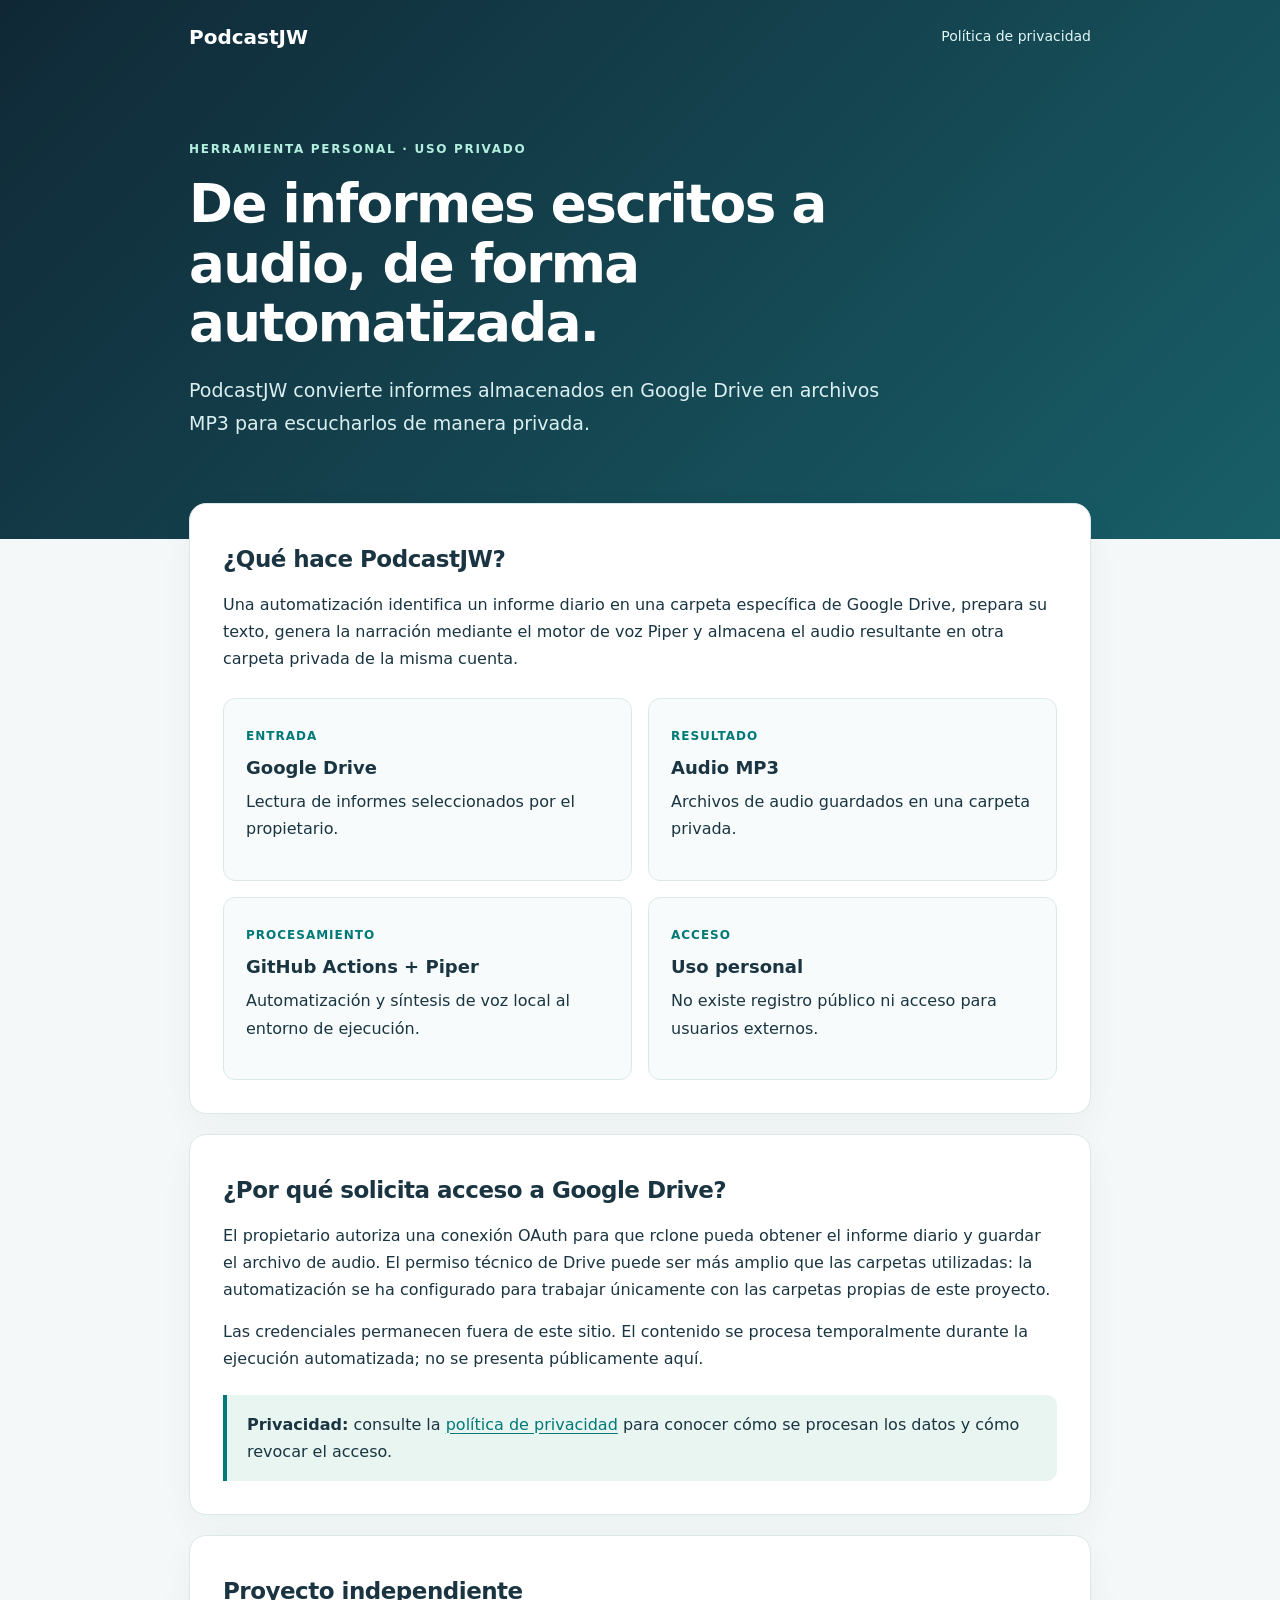
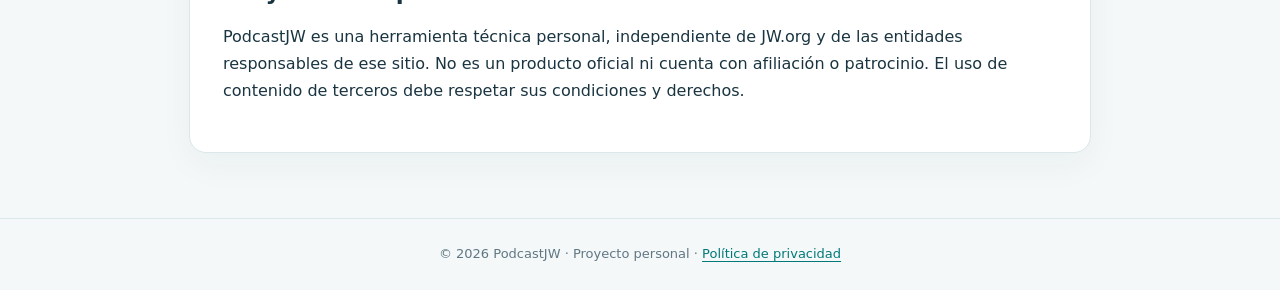
<file: index.html>
<!doctype html>
<html lang="es"><head><meta charset="utf-8"><meta name="viewport" content="width=device-width,initial-scale=1"><meta name="description" content="PodcastJW, herramienta personal para convertir informes de Google Drive en audios MP3."><title>PodcastJW — Información del proyecto</title><link rel="stylesheet" href="style.css"></head>
<body><header><nav><a class="brand" href="./">PodcastJW</a><a href="./privacidad.html">Política de privacidad</a></nav><div class="hero"><p class="eyebrow">Herramienta personal · uso privado</p><h1>De informes escritos a audio, de forma automatizada.</h1><p class="lead">PodcastJW convierte informes almacenados en Google Drive en archivos MP3 para escucharlos de manera privada.</p></div></header>
<main><section class="panel"><h2>¿Qué hace PodcastJW?</h2><p>Una automatización identifica un informe diario en una carpeta específica de Google Drive, prepara su texto, genera la narración mediante el motor de voz Piper y almacena el audio resultante en otra carpeta privada de la misma cuenta.</p><div class="grid"><div class="tile"><span>ENTRADA</span><h3>Google Drive</h3><p>Lectura de informes seleccionados por el propietario.</p></div><div class="tile"><span>RESULTADO</span><h3>Audio MP3</h3><p>Archivos de audio guardados en una carpeta privada.</p></div><div class="tile"><span>PROCESAMIENTO</span><h3>GitHub Actions + Piper</h3><p>Automatización y síntesis de voz local al entorno de ejecución.</p></div><div class="tile"><span>ACCESO</span><h3>Uso personal</h3><p>No existe registro público ni acceso para usuarios externos.</p></div></div></section>
<section class="panel"><h2>¿Por qué solicita acceso a Google Drive?</h2><p>El propietario autoriza una conexión OAuth para que rclone pueda obtener el informe diario y guardar el archivo de audio. El permiso técnico de Drive puede ser más amplio que las carpetas utilizadas: la automatización se ha configurado para trabajar únicamente con las carpetas propias de este proyecto.</p><p>Las credenciales permanecen fuera de este sitio. El contenido se procesa temporalmente durante la ejecución automatizada; no se presenta públicamente aquí.</p><div class="notice"><strong>Privacidad:</strong> consulte la <a href="./privacidad.html">política de privacidad</a> para conocer cómo se procesan los datos y cómo revocar el acceso.</div></section>
<section class="panel"><h2>Proyecto independiente</h2><p>PodcastJW es una herramienta técnica personal, independiente de JW.org y de las entidades responsables de ese sitio. No es un producto oficial ni cuenta con afiliación o patrocinio. El uso de contenido de terceros debe respetar sus condiciones y derechos.</p></section></main>
<footer>© 2026 PodcastJW · Proyecto personal · <a href="./privacidad.html">Política de privacidad</a></footer></body></html>
</file>
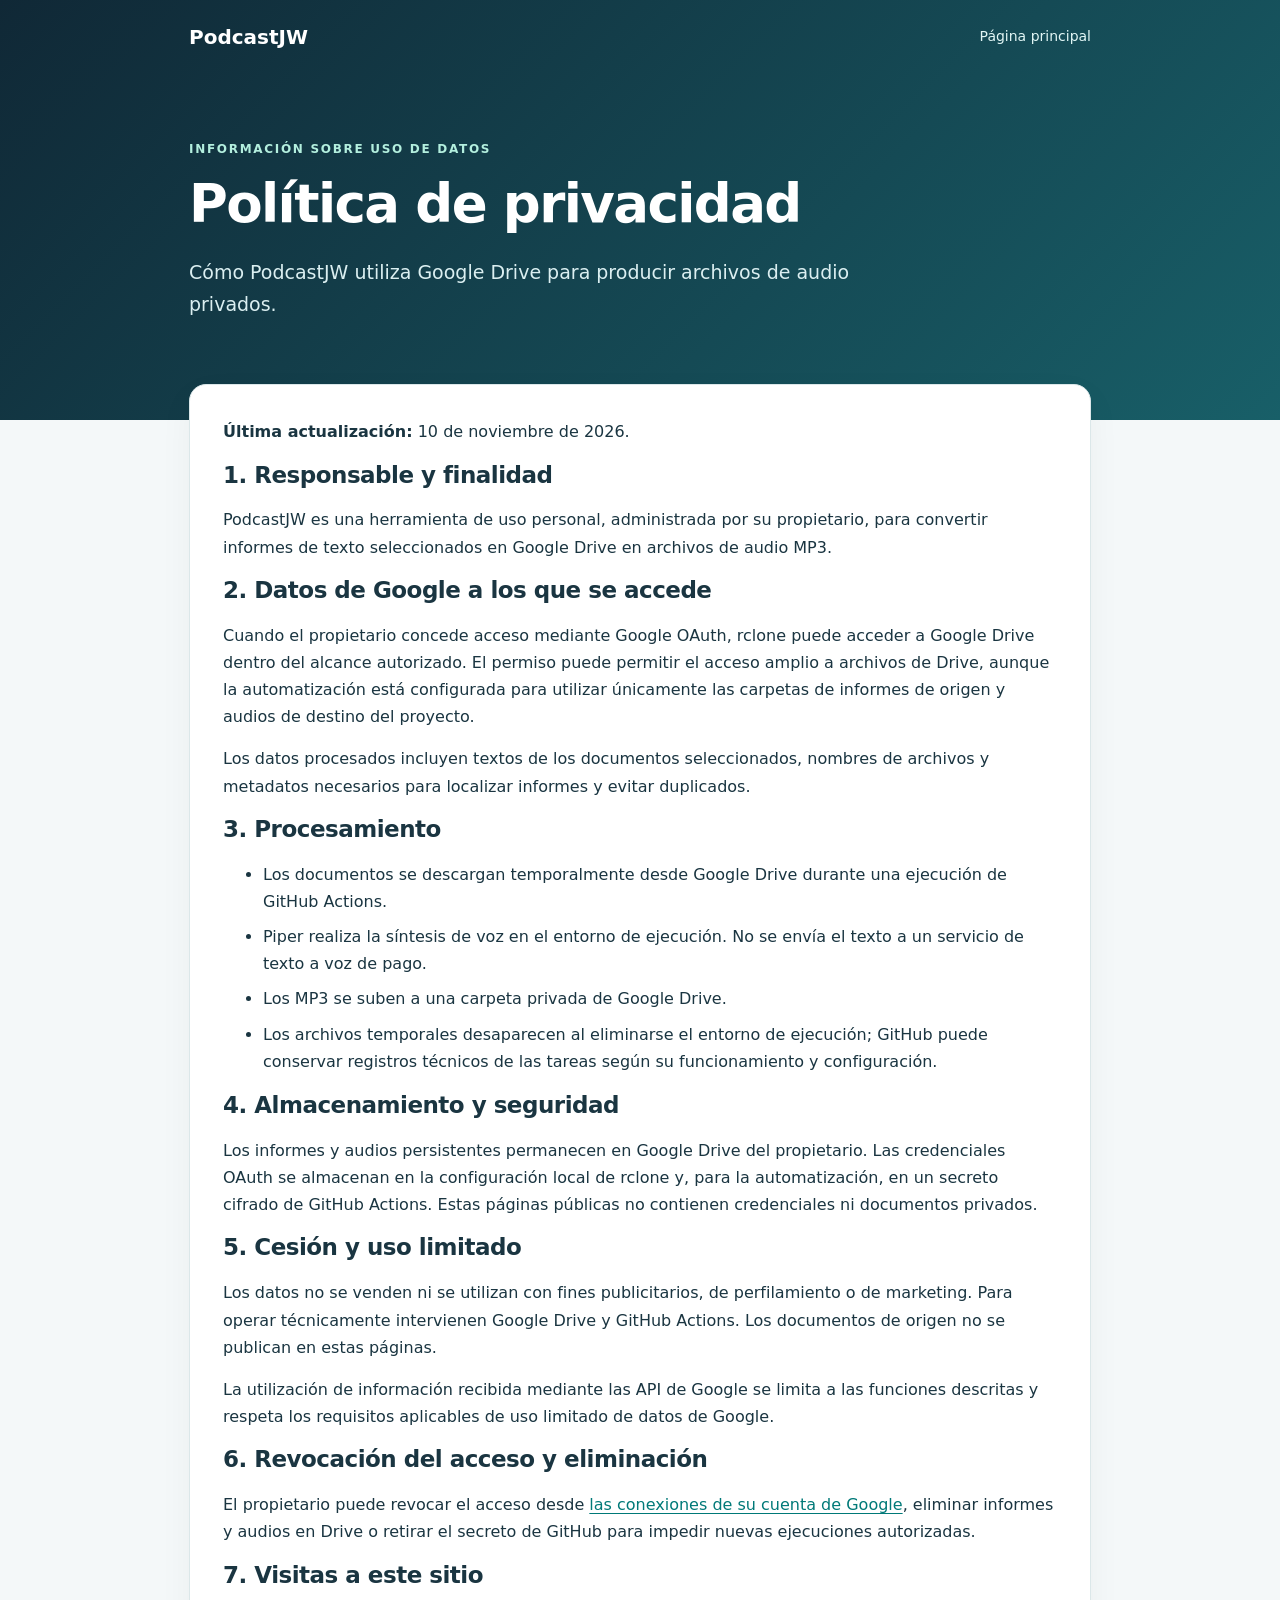
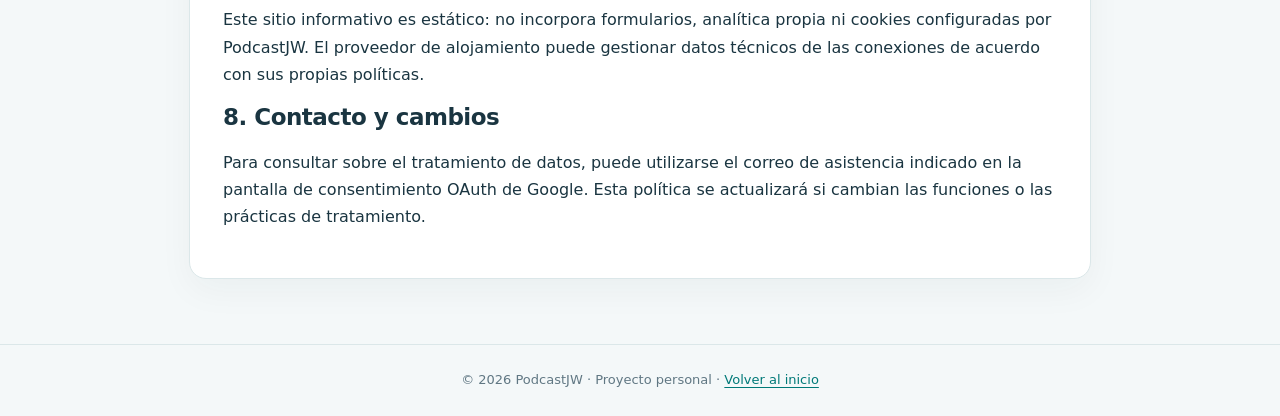
<file: privacidad.html>
<!doctype html>
<html lang="es"><head><meta charset="utf-8"><meta name="viewport" content="width=device-width,initial-scale=1"><meta name="description" content="Política de privacidad y uso de datos de Google Drive por PodcastJW."><title>Política de privacidad — PodcastJW</title><link rel="stylesheet" href="style.css"></head>
<body><header><nav><a class="brand" href="./">PodcastJW</a><a href="./">Página principal</a></nav><div class="hero"><p class="eyebrow">Información sobre uso de datos</p><h1>Política de privacidad</h1><p class="lead">Cómo PodcastJW utiliza Google Drive para producir archivos de audio privados.</p></div></header>
<main><section class="panel"><p><strong>Última actualización:</strong> 10 de noviembre de 2026.</p><h2>1. Responsable y finalidad</h2><p>PodcastJW es una herramienta de uso personal, administrada por su propietario, para convertir informes de texto seleccionados en Google Drive en archivos de audio MP3.</p><h2>2. Datos de Google a los que se accede</h2><p>Cuando el propietario concede acceso mediante Google OAuth, rclone puede acceder a Google Drive dentro del alcance autorizado. El permiso puede permitir el acceso amplio a archivos de Drive, aunque la automatización está configurada para utilizar únicamente las carpetas de informes de origen y audios de destino del proyecto.</p><p>Los datos procesados incluyen textos de los documentos seleccionados, nombres de archivos y metadatos necesarios para localizar informes y evitar duplicados.</p><h2>3. Procesamiento</h2><ul><li>Los documentos se descargan temporalmente desde Google Drive durante una ejecución de GitHub Actions.</li><li>Piper realiza la síntesis de voz en el entorno de ejecución. No se envía el texto a un servicio de texto a voz de pago.</li><li>Los MP3 se suben a una carpeta privada de Google Drive.</li><li>Los archivos temporales desaparecen al eliminarse el entorno de ejecución; GitHub puede conservar registros técnicos de las tareas según su funcionamiento y configuración.</li></ul><h2>4. Almacenamiento y seguridad</h2><p>Los informes y audios persistentes permanecen en Google Drive del propietario. Las credenciales OAuth se almacenan en la configuración local de rclone y, para la automatización, en un secreto cifrado de GitHub Actions. Estas páginas públicas no contienen credenciales ni documentos privados.</p><h2>5. Cesión y uso limitado</h2><p>Los datos no se venden ni se utilizan con fines publicitarios, de perfilamiento o de marketing. Para operar técnicamente intervienen Google Drive y GitHub Actions. Los documentos de origen no se publican en estas páginas.</p><p>La utilización de información recibida mediante las API de Google se limita a las funciones descritas y respeta los requisitos aplicables de uso limitado de datos de Google.</p><h2>6. Revocación del acceso y eliminación</h2><p>El propietario puede revocar el acceso desde <a href="https://myaccount.google.com/connections" rel="noopener noreferrer">las conexiones de su cuenta de Google</a>, eliminar informes y audios en Drive o retirar el secreto de GitHub para impedir nuevas ejecuciones autorizadas.</p><h2>7. Visitas a este sitio</h2><p>Este sitio informativo es estático: no incorpora formularios, analítica propia ni cookies configuradas por PodcastJW. El proveedor de alojamiento puede gestionar datos técnicos de las conexiones de acuerdo con sus propias políticas.</p><h2>8. Contacto y cambios</h2><p>Para consultar sobre el tratamiento de datos, puede utilizarse el correo de asistencia indicado en la pantalla de consentimiento OAuth de Google. Esta política se actualizará si cambian las funciones o las prácticas de tratamiento.</p></section></main>
<footer>© 2026 PodcastJW · Proyecto personal · <a href="./">Volver al inicio</a></footer></body></html>
</file>
<file: style.css>
:root{--bg:#f4f8f9;--dark:#102836;--teal:#007978;--text:#1a3541;--line:#dbe7e9}*{box-sizing:border-box}body{margin:0;background:var(--bg);color:var(--text);font:16px/1.7 system-ui,-apple-system,'Segoe UI',sans-serif}a{color:var(--teal);text-underline-offset:3px}header{background:linear-gradient(135deg,#102836,#185f68);color:#fff}nav{max-width:950px;margin:auto;padding:20px 24px;display:flex;align-items:center;justify-content:space-between}nav a{color:#e1f6f5;text-decoration:none;font-size:14px}.brand{font-weight:800;font-size:20px!important;color:#fff!important}.hero{max-width:950px;margin:auto;padding:65px 24px 85px}.eyebrow{font-size:12px;letter-spacing:1.7px;color:#b3efde;font-weight:750;text-transform:uppercase}.hero h1{font-size:clamp(36px,5vw,53px);line-height:1.12;letter-spacing:-1.6px;max-width:750px;margin:10px 0 22px}.lead{max-width:700px;font-size:19px;color:#dbeff1}main{max-width:950px;margin:-36px auto 0;padding:0 24px 45px;position:relative}.panel{border:1px solid var(--line);border-radius:17px;background:white;padding:33px;margin:0 0 20px;box-shadow:0 12px 35px #1028360b}h2{font-size:23px;letter-spacing:-.5px;line-height:1.3;margin:8px 0 16px}h3{font-size:18px;margin:5px 0}p{margin:0 0 15px}li{margin:8px 0}.grid{display:grid;grid-template-columns:1fr 1fr;gap:16px;margin-top:25px}.tile{background:#f7fbfb;border:1px solid #dbe9e9;border-radius:12px;padding:22px}.tile span{color:var(--teal);font-size:12px;font-weight:750;letter-spacing:1px}.notice{padding:16px 20px;background:#e8f5f1;border-left:4px solid var(--teal);border-radius:0 10px 10px 0;margin-top:22px}footer{border-top:1px solid var(--line);padding:24px;text-align:center;color:#607783;font-size:13px}@media(max-width:630px){nav{padding:16px 20px}.hero{padding:50px 20px 68px}main{padding:0 16px 36px}.panel{padding:24px}.grid{grid-template-columns:1fr}}
</file>
